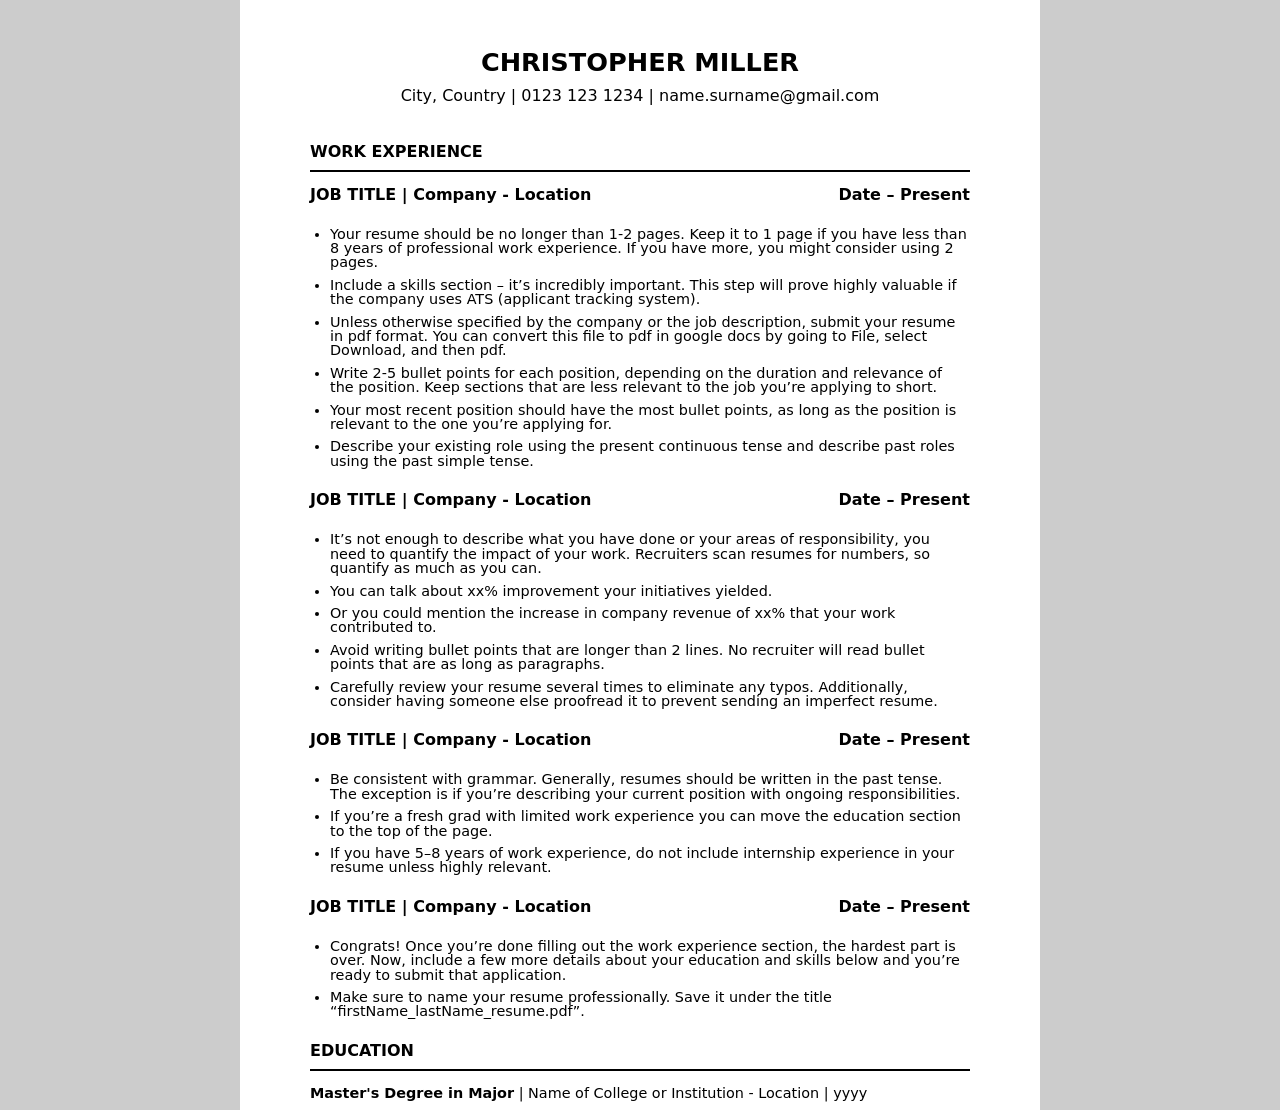
<file: cv.html>
<!doctype html>
<html lang="en">
    <head>
        <meta charset="UTF-8" />
        <meta name="viewport" content="width=device-width, initial-scale=1.0" />
        <title>CV page</title>

        <!-- Reset CSS -->
        <link rel="stylesheet" href="./css/reset.css" />

        <!-- CSS -->
        <link rel="stylesheet" href="./css/style-cv.css" />
    </head>
    <body>
        <main class="container">
            <h1 class="title__text">CHRISTOPHER MILLER</h1>
            <p class="title__desc">
                City, Country | <a href="tel:+84123 123 1234">0123 123 1234</a> |
                <a href="mailto:name.surname@gmail.com">name.surname@gmail.com</a>
            </p>

            <h2>WORK EXPERIENCE</h2>
            <div class="line"></div>

            <!-- DESC 1 -->
            <div class="title--on-row">
                <h2>JOB TITLE | Company - Location</h2>
                <p class="title__date">Date – Present</p>
            </div>
            <ul>
                <li>
                    Your resume should be no longer than 1-2 pages. Keep it to 1 page if
                    you have less than 8 years of professional work experience. If you
                    have more, you might consider using 2 pages.
                </li>
                <li>
                    Include a skills section – it’s incredibly important. This step will
                    prove highly valuable if the company uses ATS (applicant tracking
                    system).
                </li>
                <li>
                    Unless otherwise specified by the company or the job description,
                    submit your resume in pdf format. You can convert this file to pdf in
                    google docs by going to File, select Download, and then pdf.
                </li>
                <li>
                    Write 2-5 bullet points for each position, depending on the duration
                    and relevance of the position. Keep sections that are less relevant to
                    the job you’re applying to short.
                </li>
                <li>
                    Your most recent position should have the most bullet points, as long
                    as the position is relevant to the one you’re applying for.
                </li>
                <li>
                    Describe your existing role using the present continuous tense and
                    describe past roles using the past simple tense.
                </li>
            </ul>

            <!-- DESC 2 -->
            <div class="title--on-row">
                <h2>JOB TITLE | Company - Location</h2>
                <p class="title__date">Date – Present</p>
            </div>
            <ul>
                <li>
                    It’s not enough to describe what you have done or your areas of
                    responsibility, you need to quantify the impact of your work.
                    Recruiters scan resumes for numbers, so quantify as much as you can.
                </li>
                <li>You can talk about xx% improvement your initiatives yielded.</li>
                <li>
                    Or you could mention the increase in company revenue of xx% that your
                    work contributed to.
                </li>
                <li>
                    Avoid writing bullet points that are longer than 2 lines. No recruiter
                    will read bullet points that are as long as paragraphs.
                </li>
                <li>
                    Carefully review your resume several times to eliminate any typos.
                    Additionally, consider having someone else proofread it to prevent
                    sending an imperfect resume.
                </li>
            </ul>

            <!-- DESC 3 -->
            <div class="title--on-row">
                <h2>JOB TITLE | Company - Location</h2>
                <p class="title__date">Date – Present</p>
            </div>
            <ul>
                <li>
                    Be consistent with grammar. Generally, resumes should be written in
                    the past tense. The exception is if you’re describing your current
                    position with ongoing responsibilities.
                </li>
                <li>
                    If you’re a fresh grad with limited work experience you can move the
                    education section to the top of the page.
                </li>
                <li>
                    If you have 5–8 years of work experience, do not include internship
                    experience in your resume unless highly relevant.
                </li>
            </ul>

            <!-- DESC 4 -->
            <div class="title--on-row">
                <h2>JOB TITLE | Company - Location</h2>
                <p class="title__date">Date – Present</p>
            </div>
            <ul>
                <li>
                    Congrats! Once you’re done filling out the work experience section,
                    the hardest part is over. Now, include a few more details about your
                    education and skills below and you’re ready to submit that
                    application.
                </li>
                <li>
                    Make sure to name your resume professionally. Save it under the title
                    “firstName_lastName_resume.pdf”.
                </li>
            </ul>

            <h2>EDUCATION</h2>
            <div class="line"></div>
            <h3><span class="bold">Master's Degree in Major</span> | Name of College or Institution - Location | yyyy</h3>
        </main>
    </body>
</html>
</file>
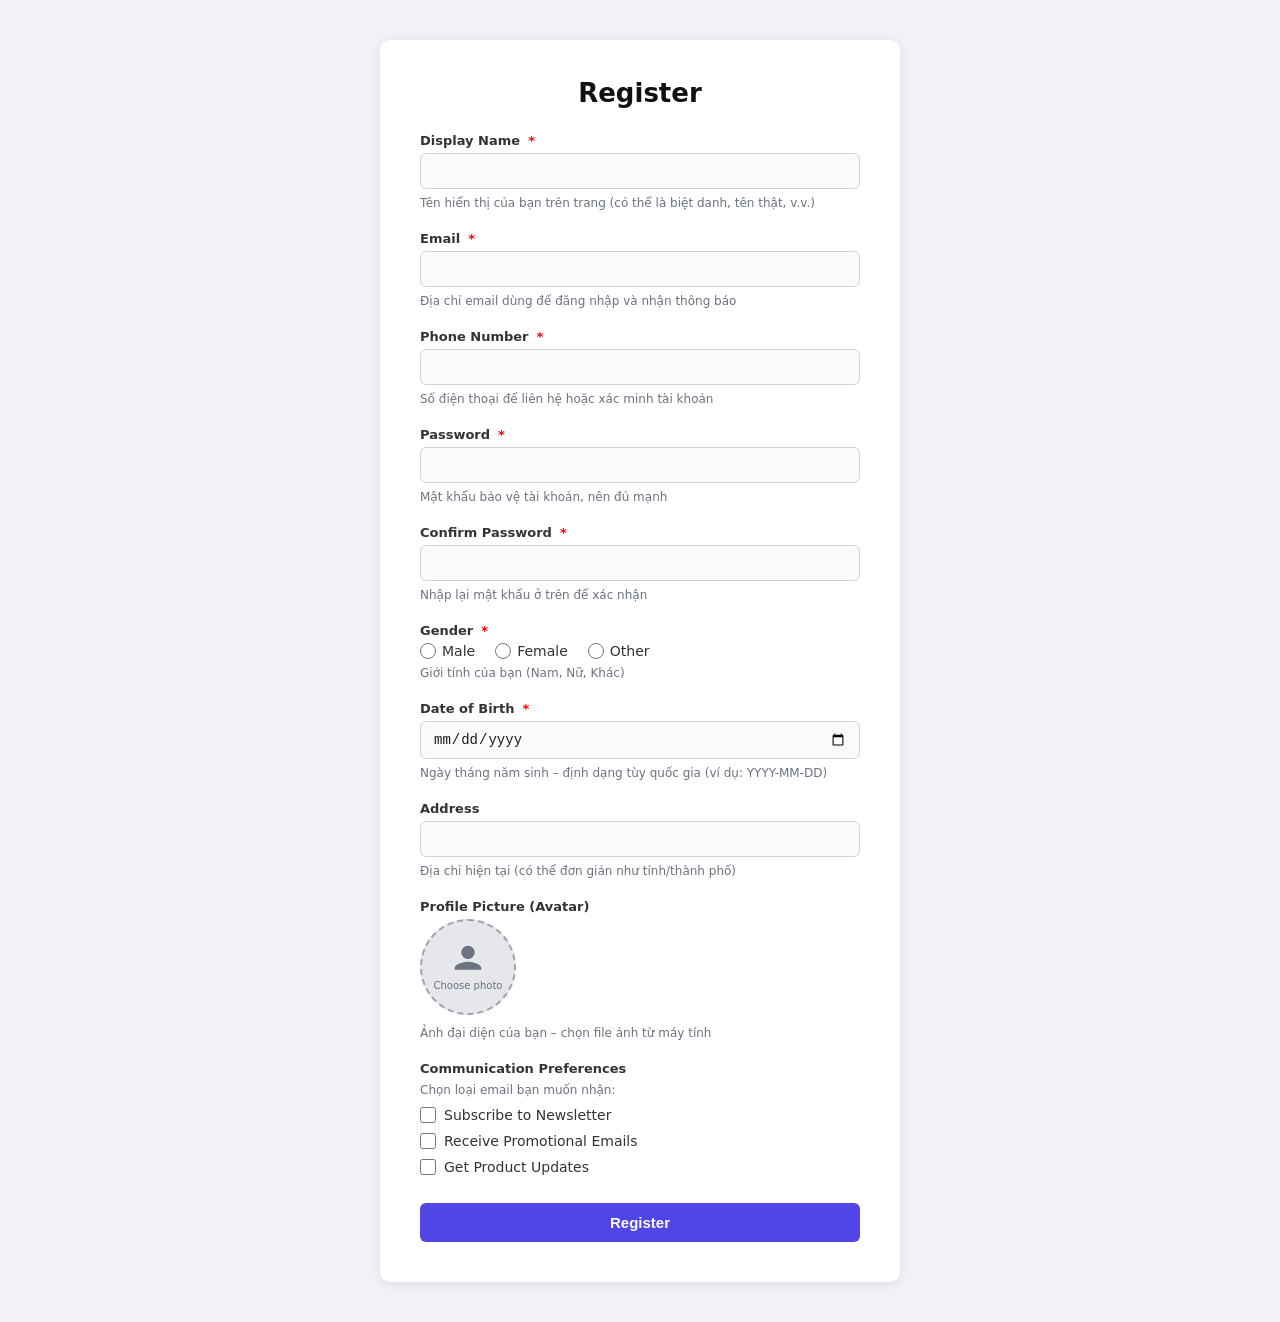
<file: form-interactive.html>
<!doctype html>
<html lang="en">
    <head>
        <meta charset="UTF-8" />
        <meta name="viewport" content="width=device-width, initial-scale=1.0" />
        <title>Register</title>
        <link rel="stylesheet" href="css/reset.css" />
        <link rel="stylesheet" href="css/style-form-interactive.css" />
    </head>
    <body>
        <div class="page">
            <form class="form" autocomplete="off" novalidate>
                <h1 class="form__title">Register</h1>

                <div class="form__group">
                    <label class="form__label required" for="display-name">Display Name</label>
                    <input
                        class="form__input"
                        type="text"
                        id="display-name"
                        name="display-name"
                        spellcheck="false"
                        autocomplete="off"
                    />
                    <p class="form__hint">
                        Tên hiển thị của bạn trên trang (có thể là biệt danh, tên thật,
                        v.v.)
                    </p>
                </div>

                <div class="form__group">
                    <label class="form__label required" for="email">Email</label>
                    <input
                        class="form__input"
                        type="email"
                        id="email"
                        name="email"
                        spellcheck="false"
                        autocomplete="off"
                        placeholder=" "
                        required
                    />
                    <p class="form__hint">
                        Địa chỉ email dùng để đăng nhập và nhận thông báo
                    </p>
                </div>

                <div class="form__group">
                    <label class="form__label required" for="phone">Phone Number</label>
                    <input
                        class="form__input"
                        type="tel"
                        id="phone"
                        name="phone"
                        spellcheck="false"
                        autocomplete="off"
                        required
                        pattern="0[0-9]{9}"
                        placeholder=" "
                    />
                    <p class="form__hint">
                        Số điện thoại để liên hệ hoặc xác minh tài khoản
                    </p>
                </div>

                <div class="form__group">
                    <label class="form__label required" for="password">Password</label>
                    <input
                        class="form__input"
                        type="password"
                        id="password"
                        name="password"
                        autocomplete="new-password"
                        minlength="6"
                        required
                        placeholder=" "
                    />
                    <p class="form__hint">Mật khẩu bảo vệ tài khoản, nên đủ mạnh</p>
                </div>

                <div class="form__group">
                    <label class="form__label required" for="confirm-password"
                        >Confirm Password</label
                    >
                    <input
                        class="form__input"
                        type="password"
                        id="confirm-password"
                        name="confirm-password"
                        autocomplete="new-password"
                        minlength="6"
                        required
                        placeholder=" "
                    />
                    <p class="form__hint">Nhập lại mật khẩu ở trên để xác nhận</p>
                </div>

                <div class="form__group">
                    <span class="form__label required">Gender</span>
                    <div class="form__radios">
                        <label class="form__radio-label" for="gender-male">
                            <input
                                class="form__radio"
                                type="radio"
                                id="gender-male"
                                name="gender"
                                value="male"
                            />
                            Male
                        </label>
                        <label class="form__radio-label" for="gender-female">
                            <input
                                class="form__radio"
                                type="radio"
                                id="gender-female"
                                name="gender"
                                value="female"
                            />
                            Female
                        </label>
                        <label class="form__radio-label" for="gender-other">
                            <input
                                class="form__radio"
                                type="radio"
                                id="gender-other"
                                name="gender"
                                value="other"
                            />
                            Other
                        </label>
                    </div>
                    <p class="form__hint">Giới tính của bạn (Nam, Nữ, Khác)</p>
                </div>

                <div class="form__group">
                    <label class="form__label required" for="dob">Date of Birth</label>
                    <input class="form__input" type="date" id="dob" name="dob" />
                    <p class="form__hint">
                        Ngày tháng năm sinh – định dạng tùy quốc gia (ví dụ: YYYY-MM-DD)
                    </p>
                </div>

                <div class="form__group">
                    <label class="form__label" for="address">Address</label>
                    <input
                        class="form__input"
                        type="text"
                        id="address"
                        name="address"
                        spellcheck="false"
                        autocomplete="off"
                    />
                    <p class="form__hint">
                        Địa chỉ hiện tại (có thể đơn giản như tỉnh/thành phố)
                    </p>
                </div>

                <div class="form__group">
                    <label class="form__label" for="avatar"
                        >Profile Picture (Avatar)</label
                    >
                    <label class="avatar" for="avatar">
                        <div class="avatar__placeholder">
                            <svg
                                class="avatar__icon"
                                xmlns="http://www.w3.org/2000/svg"
                                viewBox="0 0 24 24"
                                fill="currentColor"
                            >
                                <path
                                    d="M12 12c2.761 0 5-2.239 5-5s-2.239-5-5-5-5 2.239-5 5 2.239 5 5 5zm0 2c-3.333 0-10 1.667-10 5v1h20v-1c0-3.333-6.667-5-10-5z"
                                />
                            </svg>
                            <span class="avatar__text">Choose photo</span>
                        </div>
                        <input
                            class="avatar__input"
                            type="file"
                            id="avatar"
                            name="avatar"
                            accept="image/*"
                        />
                    </label>
                    <p class="form__hint">
                        Ảnh đại diện của bạn – chọn file ảnh từ máy tính
                    </p>
                </div>

                <div class="form__group">
                    <span class="form__label">Communication Preferences</span>
                    <p class="form__hint">Chọn loại email bạn muốn nhận:</p>
                    <div class="form__checkboxes">
                        <label class="form__checkbox-label" for="newsletter">
                            <input
                                class="form__checkbox"
                                type="checkbox"
                                id="newsletter"
                                name="newsletter"
                            />
                            Subscribe to Newsletter
                        </label>
                        <label class="form__checkbox-label" for="promotional">
                            <input
                                class="form__checkbox"
                                type="checkbox"
                                id="promotional"
                                name="promotional"
                            />
                            Receive Promotional Emails
                        </label>
                        <label class="form__checkbox-label" for="updates">
                            <input
                                class="form__checkbox"
                                type="checkbox"
                                id="updates"
                                name="updates"
                            />
                            Get Product Updates
                        </label>
                    </div>
                </div>

                <button class="form__submit" type="submit">Register</button>
            </form>
        </div>
    </body>
</html>
</file>
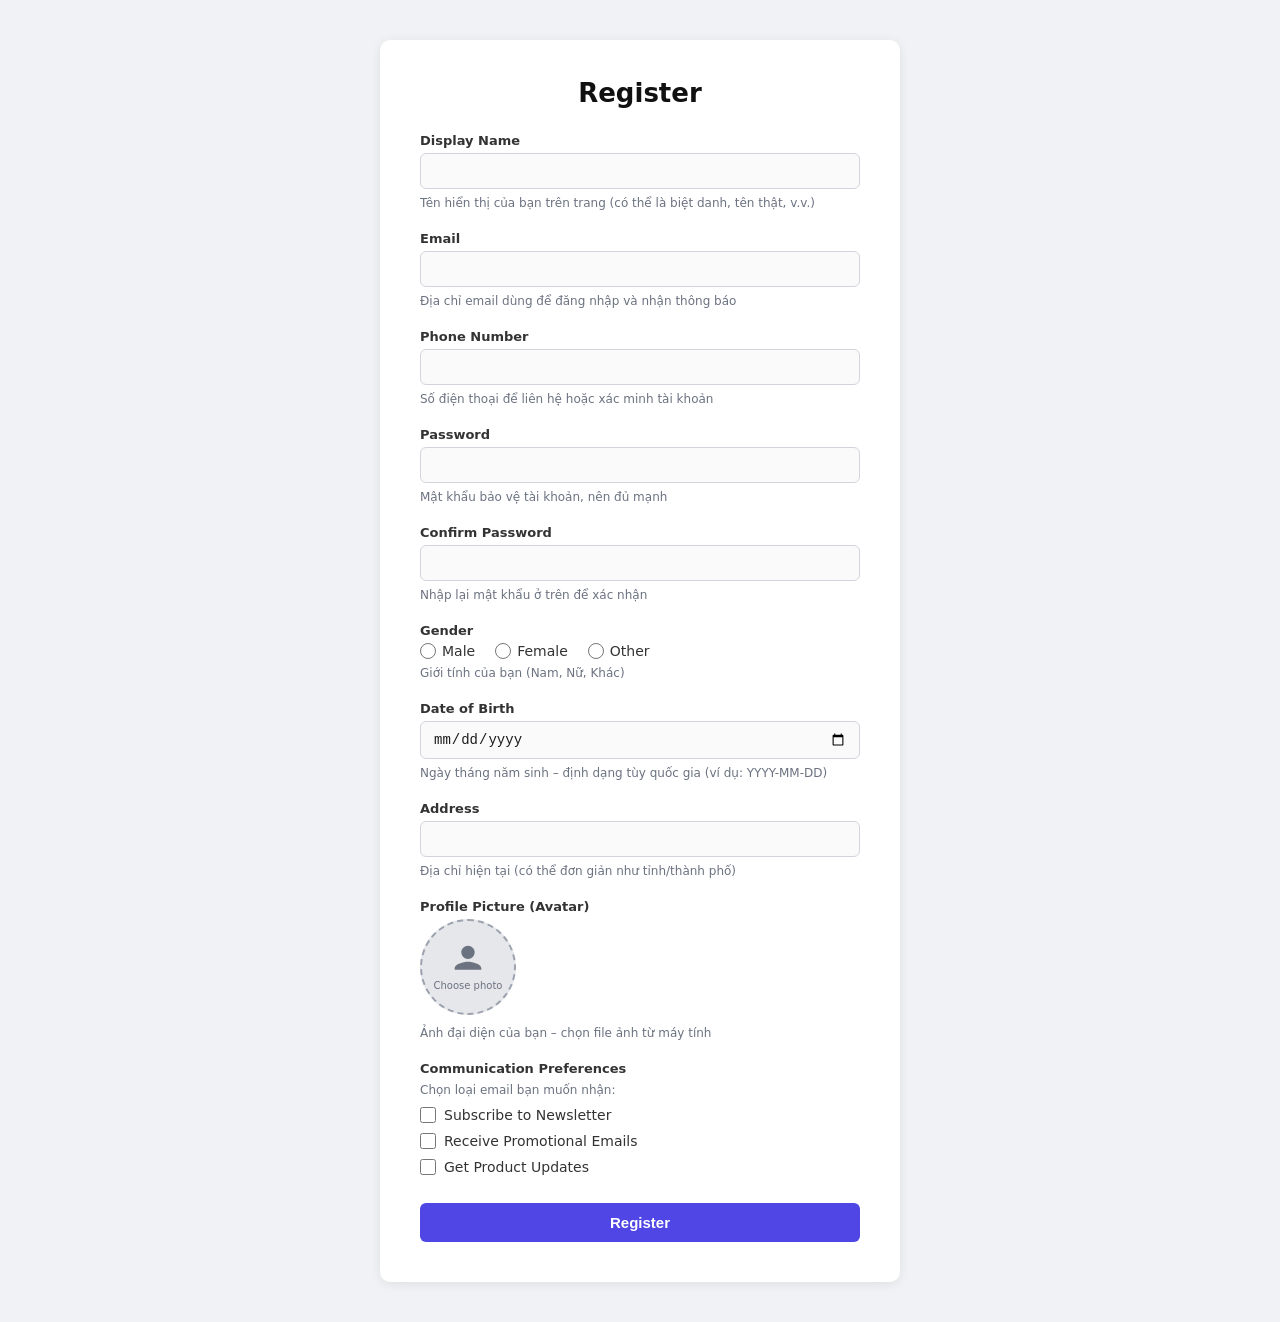
<file: form.html>
<!doctype html>
<html lang="en">
    <head>
        <meta charset="UTF-8" />
        <meta name="viewport" content="width=device-width, initial-scale=1.0" />
        <title>Register</title>
        <link rel="stylesheet" href="css/reset.css" />
        <link rel="stylesheet" href="css/style-form.css" />
    </head>
    <body>
        <div class="page">
            <form class="form" autocomplete="off" novalidate>
                <h1 class="form__title">Register</h1>

                <div class="form__group">
                    <label class="form__label" for="display-name">Display Name</label>
                    <input
                        class="form__input"
                        type="text"
                        id="display-name"
                        name="display-name"
                        spellcheck="false"
                        autocomplete="off"
                    />
                    <p class="form__hint">
                        Tên hiển thị của bạn trên trang (có thể là biệt danh, tên thật,
                        v.v.)
                    </p>
                </div>

                <div class="form__group">
                    <label class="form__label" for="email">Email</label>
                    <input
                        class="form__input"
                        type="email"
                        id="email"
                        name="email"
                        spellcheck="false"
                        autocomplete="off"
                    />
                    <p class="form__hint">
                        Địa chỉ email dùng để đăng nhập và nhận thông báo
                    </p>
                </div>

                <div class="form__group">
                    <label class="form__label" for="phone">Phone Number</label>
                    <input
                        class="form__input"
                        type="tel"
                        id="phone"
                        name="phone"
                        spellcheck="false"
                        autocomplete="off"
                    />
                    <p class="form__hint">
                        Số điện thoại để liên hệ hoặc xác minh tài khoản
                    </p>
                </div>

                <div class="form__group">
                    <label class="form__label" for="password">Password</label>
                    <input
                        class="form__input"
                        type="password"
                        id="password"
                        name="password"
                        autocomplete="new-password"
                    />
                    <p class="form__hint">Mật khẩu bảo vệ tài khoản, nên đủ mạnh</p>
                </div>

                <div class="form__group">
                    <label class="form__label" for="confirm-password"
                        >Confirm Password</label
                    >
                    <input
                        class="form__input"
                        type="password"
                        id="confirm-password"
                        name="confirm-password"
                        autocomplete="new-password"
                    />
                    <p class="form__hint">Nhập lại mật khẩu ở trên để xác nhận</p>
                </div>

                <div class="form__group">
                    <span class="form__label">Gender</span>
                    <div class="form__radios">
                        <label class="form__radio-label" for="gender-male">
                            <input
                                class="form__radio"
                                type="radio"
                                id="gender-male"
                                name="gender"
                                value="male"
                            />
                            Male
                        </label>
                        <label class="form__radio-label" for="gender-female">
                            <input
                                class="form__radio"
                                type="radio"
                                id="gender-female"
                                name="gender"
                                value="female"
                            />
                            Female
                        </label>
                        <label class="form__radio-label" for="gender-other">
                            <input
                                class="form__radio"
                                type="radio"
                                id="gender-other"
                                name="gender"
                                value="other"
                            />
                            Other
                        </label>
                    </div>
                    <p class="form__hint">Giới tính của bạn (Nam, Nữ, Khác)</p>
                </div>

                <div class="form__group">
                    <label class="form__label" for="dob">Date of Birth</label>
                    <input class="form__input" type="date" id="dob" name="dob" />
                    <p class="form__hint">
                        Ngày tháng năm sinh – định dạng tùy quốc gia (ví dụ: YYYY-MM-DD)
                    </p>
                </div>

                <div class="form__group">
                    <label class="form__label" for="address">Address</label>
                    <input
                        class="form__input"
                        type="text"
                        id="address"
                        name="address"
                        spellcheck="false"
                        autocomplete="off"
                    />
                    <p class="form__hint">
                        Địa chỉ hiện tại (có thể đơn giản như tỉnh/thành phố)
                    </p>
                </div>

                <div class="form__group">
                    <label class="form__label" for="avatar"
                        >Profile Picture (Avatar)</label
                    >
                    <label class="avatar" for="avatar">
                        <div class="avatar__placeholder">
                            <svg
                                class="avatar__icon"
                                xmlns="http://www.w3.org/2000/svg"
                                viewBox="0 0 24 24"
                                fill="currentColor"
                            >
                                <path
                                    d="M12 12c2.761 0 5-2.239 5-5s-2.239-5-5-5-5 2.239-5 5 2.239 5 5 5zm0 2c-3.333 0-10 1.667-10 5v1h20v-1c0-3.333-6.667-5-10-5z"
                                />
                            </svg>
                            <span class="avatar__text">Choose photo</span>
                        </div>
                        <input
                            class="avatar__input"
                            type="file"
                            id="avatar"
                            name="avatar"
                            accept="image/*"
                        />
                    </label>
                    <p class="form__hint">
                        Ảnh đại diện của bạn – chọn file ảnh từ máy tính
                    </p>
                </div>

                <div class="form__group">
                    <span class="form__label">Communication Preferences</span>
                    <p class="form__hint">Chọn loại email bạn muốn nhận:</p>
                    <div class="form__checkboxes">
                        <label class="form__checkbox-label" for="newsletter">
                            <input
                                class="form__checkbox"
                                type="checkbox"
                                id="newsletter"
                                name="newsletter"
                            />
                            Subscribe to Newsletter
                        </label>
                        <label class="form__checkbox-label" for="promotional">
                            <input
                                class="form__checkbox"
                                type="checkbox"
                                id="promotional"
                                name="promotional"
                            />
                            Receive Promotional Emails
                        </label>
                        <label class="form__checkbox-label" for="updates">
                            <input
                                class="form__checkbox"
                                type="checkbox"
                                id="updates"
                                name="updates"
                            />
                            Get Product Updates
                        </label>
                    </div>
                </div>

                <button class="form__submit" type="submit">Register</button>
            </form>
        </div>
    </body>
</html>
</file>
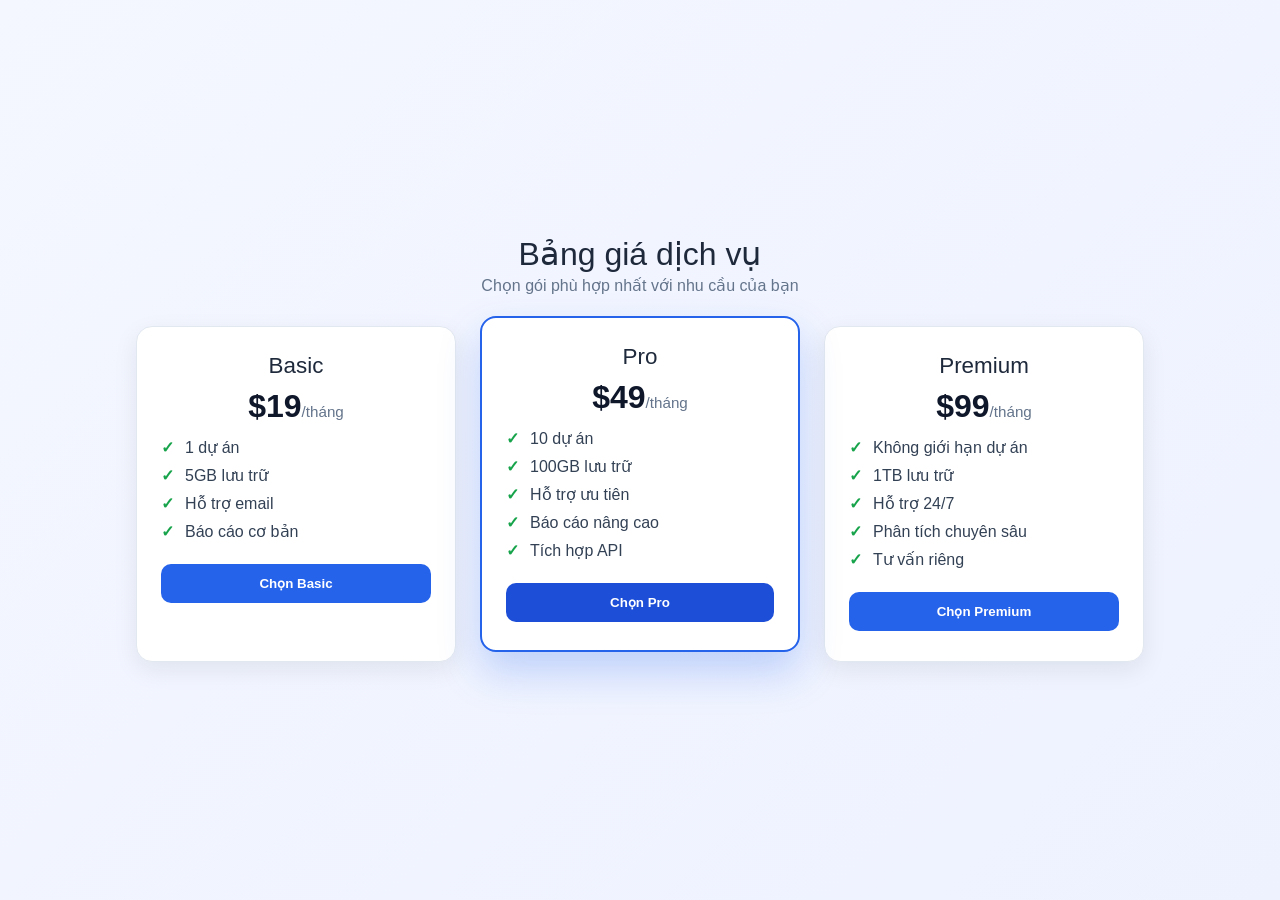
<file: pricing-table.html>
<!doctype html>

<html lang="vi">
    <head>
        <meta charset="UTF-8" />

        <meta name="viewport" content="width=device-width, initial-scale=1.0" />

        <title>Pricing Table</title>

        <link rel="stylesheet" href="./css/reset.css">
        <link rel="stylesheet" href="css/style-pricing-table.css" />
    </head>

    <body>
        <section class="pricing-section">
            <h1 class="pricing-title">Bảng giá dịch vụ</h1>

            <p class="pricing-subtitle">Chọn gói phù hợp nhất với nhu cầu của bạn</p>

            <div class="pricing-container">
                <article class="pricing-card">
                    <h2>Basic</h2>

                    <p class="price">$19<span>/tháng</span></p>

                    <ul class="features">
                        <li>1 dự án</li>

                        <li>5GB lưu trữ</li>

                        <li>Hỗ trợ email</li>

                        <li>Báo cáo cơ bản</li>
                    </ul>

                    <button>Chọn Basic</button>
                </article>

                <article class="pricing-card">
                    <h2>Pro</h2>

                    <p class="price">$49<span>/tháng</span></p>

                    <ul class="features">
                        <li>10 dự án</li>

                        <li>100GB lưu trữ</li>

                        <li>Hỗ trợ ưu tiên</li>

                        <li>Báo cáo nâng cao</li>

                        <li>Tích hợp API</li>
                    </ul>

                    <button>Chọn Pro</button>
                </article>

                <article class="pricing-card">
                    <h2>Premium</h2>

                    <p class="price">$99<span>/tháng</span></p>

                    <ul class="features">
                        <li>Không giới hạn dự án</li>

                        <li>1TB lưu trữ</li>

                        <li>Hỗ trợ 24/7</li>

                        <li>Phân tích chuyên sâu</li>

                        <li>Tư vấn riêng</li>
                    </ul>

                    <button>Chọn Premium</button>
                </article>
            </div>
        </section>
    </body>
</html>
</file>
<file: css/style-cv.css>
* {
    box-sizing: border-box;
}

html {
    scroll-behavior: smooth;
}

body {
    font-family: system-ui;
    font-size: 62.5%;
    background-color: #ccc;
}

a {
    color: inherit;
    text-decoration: none;
}

.container {
    width: 800px;
    height: auto;

    padding: 50px 70px 10px;
    margin: 0 auto;
    background-color: #fff;
}

.title__text {
    font-size: 1.6rem;
    text-align: center;
    font-weight: bold;
    
    margin-bottom: 12px;
}

.title__desc {
    font-size: 1rem;
    text-align: center;

    margin-bottom: 40px;
}

h2,
.title__date {
    font-size: 1rem;
    font-weight: bold;
}

.line {
    width: 100%;
    height: 2px;

    margin-top: 10px;
    margin-bottom: 15px;

    background-color: #000;
}

.title--on-row {
    display: flex;
    justify-content: space-between;
}

ul {
    display: flex;
    flex-direction: column;
    gap: 8px;

    list-style: disc;
    padding-left: 20px;
    margin-top: 24px;
    margin-bottom: 24px;
}

li {
    font-size: 0.9rem;
}

h3 {
    font-size: 0.9rem;
}

.bold {
    font-weight: bold;
}
</file>
<file: css/style-form-interactive.css>
* {
    box-sizing: border-box;
    margin: 0;
    padding: 0;
}

html {
    font-size: 62.5%;
}

body {
    font-family: system-ui, sans-serif;
    font-size: 1.4rem;
    background-color: #f0f2f5;
    color: #1a1a1a;
}

.page {
    min-height: 100vh;
    display: flex;
    justify-content: center;
    align-items: flex-start;
    padding: 40px 16px;
}

.form {
    background-color: #ffffff;
    border-radius: 10px;
    box-shadow: 0 2px 12px rgba(0, 0, 0, 0.08);
    padding: 40px;
    width: 100%;
    max-width: 520px;
    transition: 0.3s;
}

.form:focus-within {
    border-color: #007bff;
    box-shadow: 0 0 8px rgba(0, 123, 255, 0.4);
}

.form__title {
    font-size: 2.6rem;
    font-weight: 700;
    color: #111;
    margin-bottom: 28px;
    text-align: center;
}

.form__group {
    margin-bottom: 20px;
}

.form__label {
    display: block;
    font-weight: 600;
    font-size: 1.3rem;
    color: #333;
    margin-bottom: 6px;
    cursor: pointer;
}

.form__input {
    display: block;
    width: 100%;
    padding: 9px 12px;
    border: 1px solid #d1d5db;
    border-radius: 6px;
    font-size: 1.4rem;
    color: #1a1a1a;
    background-color: #fafafa;
    outline: none;
    transition:
        border-color 0.2s,
        box-shadow 0.2s;
}

.form__input:focus {
    border-color: #4f46e5;
    box-shadow: 0 0 0 3px rgba(79, 70, 229, 0.12);
    background-color: #fff;
}

input:not(:placeholder-shown):invalid {
    border-color: red;
}

.form__hint {
    font-size: 1.2rem;
    color: #6b7280;
    margin-top: 5px;
    line-height: 1.5;
}

.form__radios {
    display: flex;
    gap: 20px;
    flex-wrap: wrap;
    margin-bottom: 4px;
}

.form__radio-label {
    display: flex;
    align-items: center;
    gap: 6px;
    font-size: 1.4rem;
    color: #333;
    cursor: pointer;
}

.form__radio {
    width: 16px;
    height: 16px;
    accent-color: #4f46e5;
    cursor: pointer;
}

.avatar {
    display: inline-block;
    cursor: pointer;
    margin-bottom: 4px;
}

.avatar__placeholder {
    width: 96px;
    height: 96px;
    border-radius: 50%;
    background-color: #e5e7eb;
    border: 2px dashed #9ca3af;
    display: flex;
    flex-direction: column;
    align-items: center;
    justify-content: center;
    gap: 4px;
    color: #6b7280;
    transition:
        background-color 0.2s,
        border-color 0.2s;
}

.avatar:hover .avatar__placeholder {
    background-color: #dde1e7;
    border-color: #4f46e5;
    color: #4f46e5;
}

.avatar__icon {
    width: 32px;
    height: 32px;
}

.avatar__text {
    font-size: 1rem;
    font-weight: 500;
    text-align: center;
    line-height: 1.3;
}

.avatar__input {
    display: none;
}

.form__checkboxes {
    display: flex;
    flex-direction: column;
    gap: 10px;
    margin-top: 8px;
}

.form__checkbox-label {
    display: flex;
    align-items: center;
    gap: 8px;
    font-size: 1.4rem;
    color: #333;
    cursor: pointer;
}

.form__checkbox {
    width: 16px;
    height: 16px;
    accent-color: #4f46e5;
    cursor: pointer;
    flex-shrink: 0;
}

.form__submit {
    display: block;
    width: 100%;
    padding: 11px;
    margin-top: 28px;
    background-color: #4f46e5;
    color: #fff;
    font-size: 1.5rem;
    font-weight: 600;
    border: none;
    border-radius: 6px;
    cursor: pointer;
    transition: background-color 0.2s;
}

.form__submit:hover {
    background-color: #4338ca;
}

.form__submit:active {
    color: #fff;
    background-color: #14eb43;
}

.required {
    display: flex;
    align-items: center;
    gap: 8px;
}

.required::after {
    content: "*";
    display: inline-block;
    color: red;
}
</file>
<file: css/style-form.css>
* {
    box-sizing: border-box;
    margin: 0;
    padding: 0;
}

body {
    font-family: system-ui, sans-serif;
    font-size: 14px;
    background-color: #f0f2f5;
    color: #1a1a1a;
}

.page {
    min-height: 100vh;
    display: flex;
    justify-content: center;
    align-items: flex-start;
    padding: 40px 16px;
}

.form {
    background-color: #ffffff;
    border-radius: 10px;
    box-shadow: 0 2px 12px rgba(0, 0, 0, 0.08);
    padding: 40px;
    width: 100%;
    max-width: 520px;
}

.form__title {
    font-size: 26px;
    font-weight: 700;
    color: #111;
    margin-bottom: 28px;
    text-align: center;
}

.form__group {
    margin-bottom: 20px;
}

.form__label {
    display: block;
    font-weight: 600;
    font-size: 13px;
    color: #333;
    margin-bottom: 6px;
    cursor: pointer;
}

.form__input {
    display: block;
    width: 100%;
    padding: 9px 12px;
    border: 1px solid #d1d5db;
    border-radius: 6px;
    font-size: 14px;
    color: #1a1a1a;
    background-color: #fafafa;
    outline: none;
    transition:
        border-color 0.2s,
        box-shadow 0.2s;
}

.form__input:focus {
    border-color: #4f46e5;
    box-shadow: 0 0 0 3px rgba(79, 70, 229, 0.12);
    background-color: #fff;
}

.form__hint {
    font-size: 12px;
    color: #6b7280;
    margin-top: 5px;
    line-height: 1.5;
}

.form__radios {
    display: flex;
    gap: 20px;
    flex-wrap: wrap;
    margin-bottom: 4px;
}

.form__radio-label {
    display: flex;
    align-items: center;
    gap: 6px;
    font-size: 14px;
    color: #333;
    cursor: pointer;
}

.form__radio {
    width: 16px;
    height: 16px;
    accent-color: #4f46e5;
    cursor: pointer;
}

.avatar {
    display: inline-block;
    cursor: pointer;
    margin-bottom: 4px;
}

.avatar__placeholder {
    width: 96px;
    height: 96px;
    border-radius: 50%;
    background-color: #e5e7eb;
    border: 2px dashed #9ca3af;
    display: flex;
    flex-direction: column;
    align-items: center;
    justify-content: center;
    gap: 4px;
    color: #6b7280;
    transition:
        background-color 0.2s,
        border-color 0.2s;
}

.avatar:hover .avatar__placeholder {
    background-color: #dde1e7;
    border-color: #4f46e5;
    color: #4f46e5;
}

.avatar__icon {
    width: 32px;
    height: 32px;
}

.avatar__text {
    font-size: 10px;
    font-weight: 500;
    text-align: center;
    line-height: 1.3;
}

.avatar__input {
    display: none;
}

.form__checkboxes {
    display: flex;
    flex-direction: column;
    gap: 10px;
    margin-top: 8px;
}

.form__checkbox-label {
    display: flex;
    align-items: center;
    gap: 8px;
    font-size: 14px;
    color: #333;
    cursor: pointer;
}

.form__checkbox {
    width: 16px;
    height: 16px;
    accent-color: #4f46e5;
    cursor: pointer;
    flex-shrink: 0;
}

.form__submit {
    display: block;
    width: 100%;
    padding: 11px;
    margin-top: 28px;
    background-color: #4f46e5;
    color: #fff;
    font-size: 15px;
    font-weight: 600;
    border: none;
    border-radius: 6px;
    cursor: pointer;
    transition: background-color 0.2s;
}

.form__submit:hover {
    background-color: #4338ca;
}

.form__submit:active {
    background-color: #3730a3;
}
</file>
<file: css/style-pricing-table.css>
* {
    box-sizing: border-box;
    margin: 0;
    padding: 0;
}

body {
    font-family: Arial, Helvetica, sans-serif;
    background: linear-gradient(135deg, #f4f7ff, #eef2ff);
    color: #1e293b;
    min-height: 100vh;
    display: flex;
    align-items: center;
    justify-content: center;
    padding: 40px 20px;
}

.pricing-section {
    width: 100%;
    max-width: 1100px;
    text-align: center;
}

.pricing-title {
    font-size: 2rem;
    margin-bottom: 8px;
}

.pricing-subtitle {
    color: #64748b;
    margin-bottom: 32px;
}

.pricing-container {
    display: flex;
    gap: 24px;
    justify-content: center;
    align-items: stretch;
    flex-wrap: wrap;
}

.pricing-card {
    background: #fff;
    border-radius: 16px;
    padding: 28px 24px;
    width: 320px;
    box-shadow: 0 8px 24px rgba(15, 23, 42, 0.08);
    transition:
        transform 0.25s ease,
        box-shadow 0.25s ease;
    border: 1px solid #e2e8f0;
}

.pricing-card h2 {
    font-size: 1.4rem;
    margin-bottom: 12px;
}

.price {
    font-size: 2rem;
    font-weight: 700;
    color: #0f172a;
    margin-bottom: 18px;
}

.price span {
    font-size: 0.95rem;
    font-weight: 400;
    color: #64748b;
}

.features {
    list-style: none;
    text-align: left;
    margin-bottom: 24px;
}

.features li {
    margin-bottom: 12px;
    padding-left: 24px;
    position: relative;
    color: #334155;
}

.features li::before {
    content: "✓";
    position: absolute;
    left: 0;
    top: 0;
    color: #16a34a;
    font-weight: 700;
}

.pricing-card button {
    width: 100%;
    border: none;
    padding: 12px 14px;
    border-radius: 10px;
    background: #2563eb;
    color: #fff;
    font-weight: 600;
    cursor: pointer;
    transition: background 0.2s ease;
}

.pricing-card button:hover {
    background: #1d4ed8;
}

.pricing-card:hover {
    transform: translateY(-8px);
    box-shadow: 0 18px 36px rgba(37, 99, 235, 0.25);
}

.pricing-card:nth-child(2) {
    border: 2px solid #2563eb;
    transform: translateY(-10px);
    box-shadow: 0 20px 40px rgba(37, 99, 235, 0.25);
}

.pricing-card:nth-child(2) button {
    background: #1d4ed8;
}
</file>
